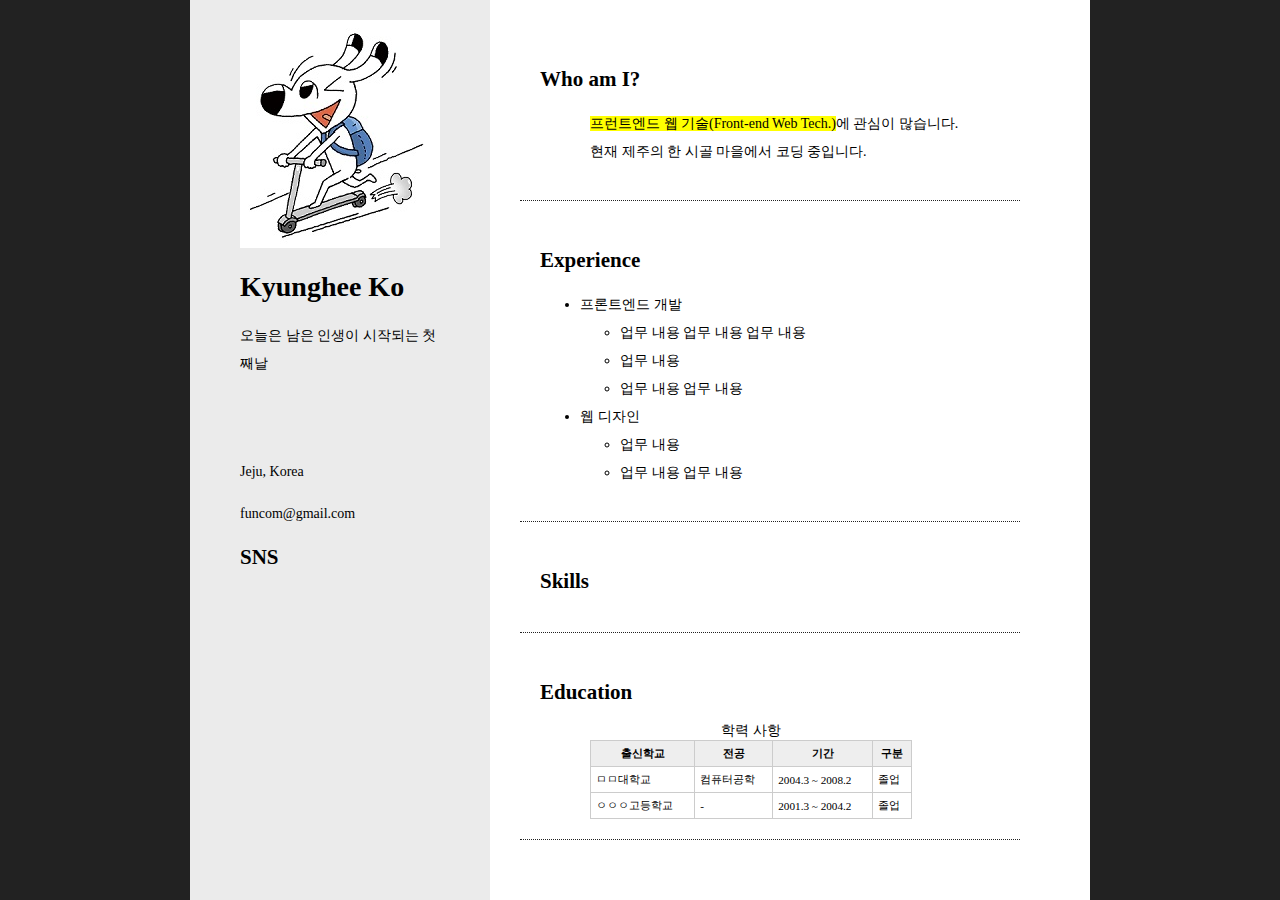
<file: 03/index.html>
<!doctype html>
<html lang="ko">
<head>
	<title>온라인 프로필</title>
	<meta charset="utf-8">
  <link rel="stylesheet" href="css/style.css">
  <style>
    table {
      width:70%;  /* 표의 너비 */
      border:1px solid #222; /* 1픽셀짜리 표 테두리 */
      border-collapse: collapse; /* 중복되는 표와 셀의 테두리를 한 줄로 표시 */
    }
    thead {
      background:#eee;  /* 제목 행의 배경 색 */
    }
    th, td {
      border:1px solid #ccc; /* 1픽셀짜리 셀 테두리 */
      padding:5px;  /* 셀 테두리와 셀 내용 사이의 여백(패딩) */
      font-size:0.8em;  /* 셀의 글자 크기 */
    }
  </style>
</head>

<body>
    <div id="container">
        <!-- 사이드바 -->
        <aside>
            <div id="namecard">
                <img src="images/pf.jpg" alt="">
                <h1>Kyunghee Ko</h1>    
                <p>오늘은 남은 인생이 시작되는 첫째날</p>
            </div>
            <div id="detail">
                <p>Jeju, Korea</p>
                <p>funcom@gmail.com</p>                                 
            </div>
            <div id="sns">
                <h2>SNS</h2>
  
            </div>           
        </aside>
        <div id="main">
            <!-- 자기 소개 -->
            <section>
                <h2 class="subtitle">Who am I?</h2>
                <p><mark>프런트엔드 웹 기술(Front-end Web Tech.)</mark>에 관심이 많습니다. <br>현재 제주의 한 시골 마을에서 코딩 중입니다.</p>
            </section>

            <!-- 경력 -->
            <section>
                <h2 class="subtitle">Experience</h2>
                <ul>
                    <li>프론트엔드 개발
                        <ul>
                            <li>업무 내용 업무 내용 업무 내용 </li>
                            <li>업무 내용 </li>
                            <li>업무 내용 업무 내용</li> 
                        </ul>
                    </li>
                    <li>웹 디자인
                        <ul>
                            <li>업무 내용 </li>
                            <li>업무 내용 업무 내용</li>
                        </ul>                        
                    </li>
                </ul>             
            </section>

            <!-- 숙련도 -->
            <section>
                <h2 class="subtitle">Skills</h2>

            </section>

            <!-- 학력 -->
            <section>
                <h2 class="subtitle">Education</h2>
                <table>
                  <caption>학력 사항</caption>
                  <thead>
                      <tr>
                          <th>출신학교</th>
                          <th>전공</th>
                          <th>기간</th>
                          <th>구분</th>
                      </tr>
                  </thead>
                  <tbody>
                      <tr>
                          <td>ㅁㅁ대학교</td>
                          <td>컴퓨터공학</td>
                          <td>2004.3 ~ 2008.2</td>
                          <td>졸업</td>
                      </tr>
                      <tr>
                          <td>ㅇㅇㅇ고등학교</td>
                          <td> - </td>
                          <td>2001.3 ~ 2004.2</td>
                          <td>졸업</td>
                      </tr>
                  </tbody>
                </table>
            </section>
        </div>        
    </div>
</body>
</html>
</file>
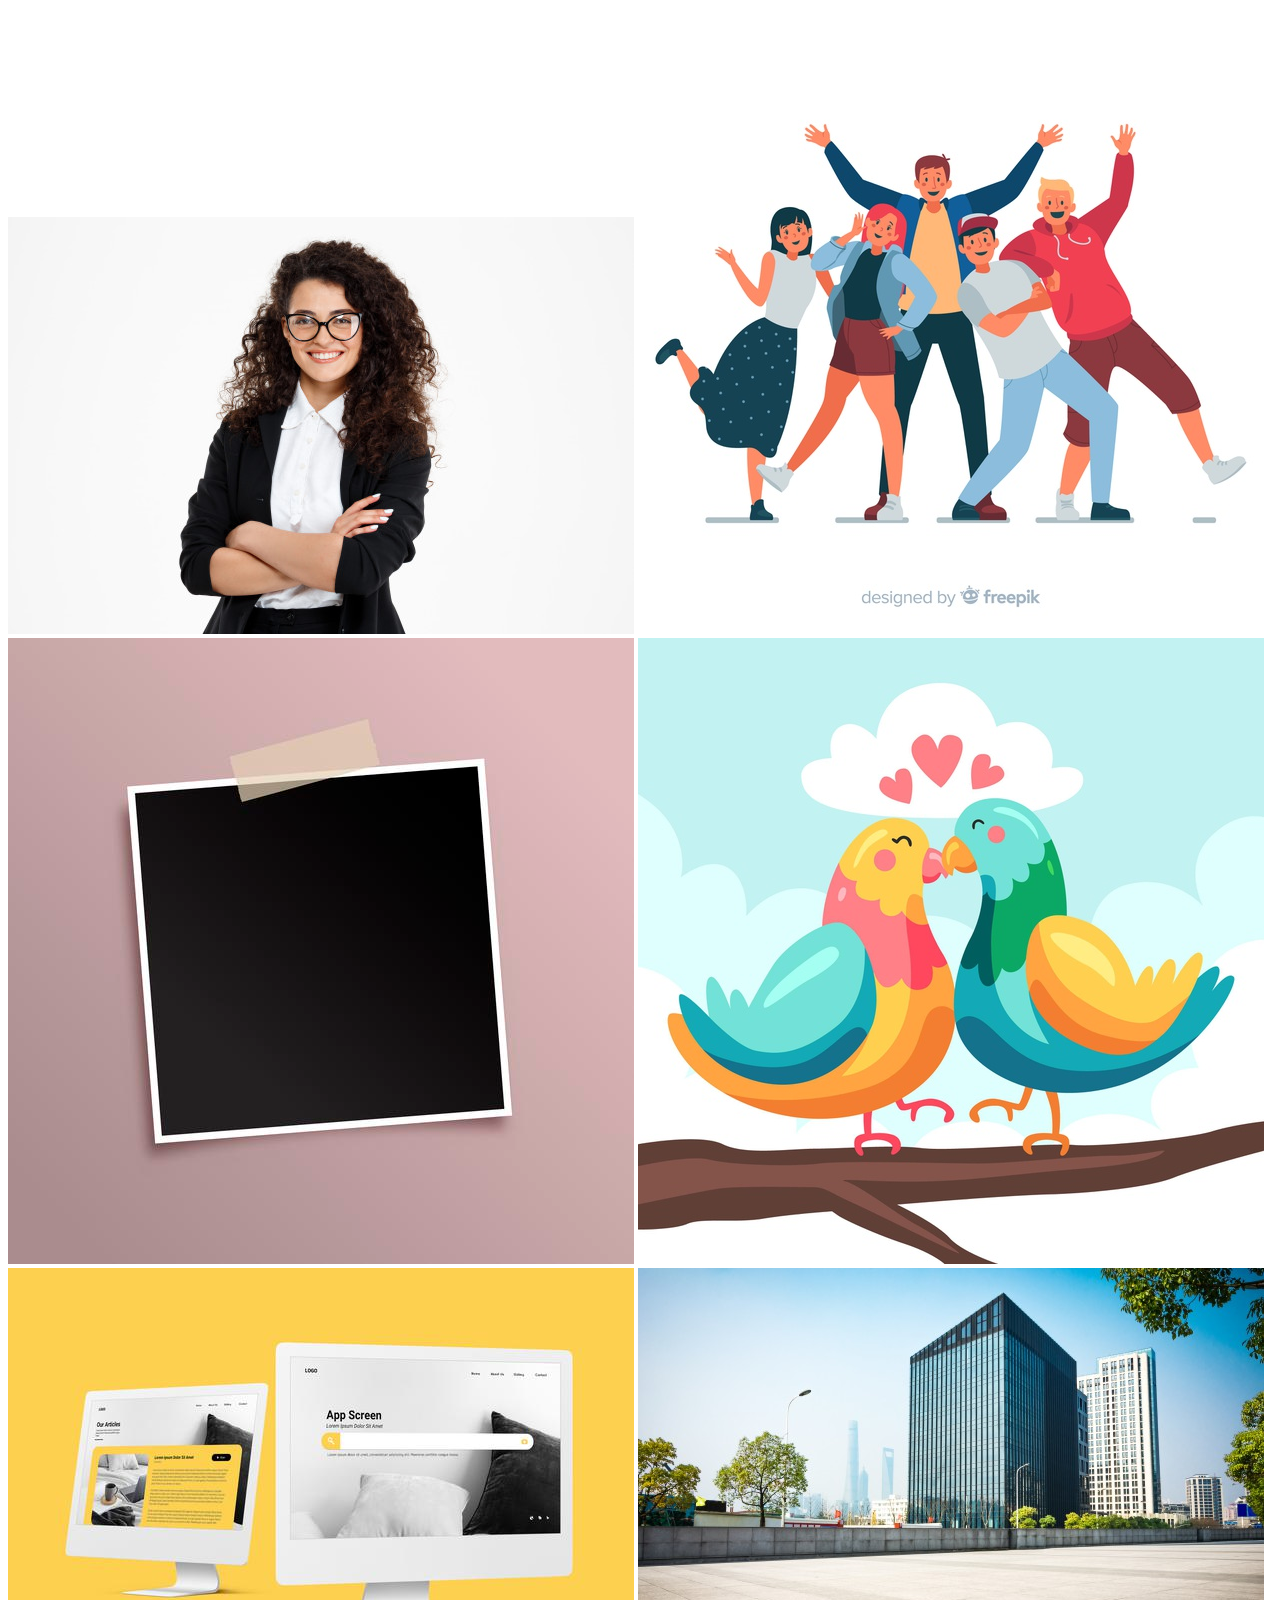
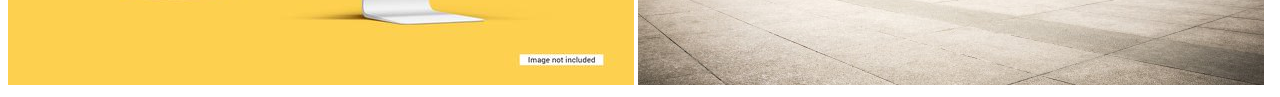
<file: path_test/path/web/img/index.html>
<!doctype html>
<html lang="ko">
<head>
	<meta charset="UTF-8">
	<title>Document</title>
</head>
<body>
	<img src="./img2.jpg" alt="">
	<img src="./people/img1.jpg" alt="">
	<img src="./people/picture/picture.jpg" alt="">
	<img src="../bird/img3.jpg" alt="">
	<img src="../img5.jpg" alt="">
	<img src="../../images/img4.jpg" alt="">
</body>
</html>
</file>
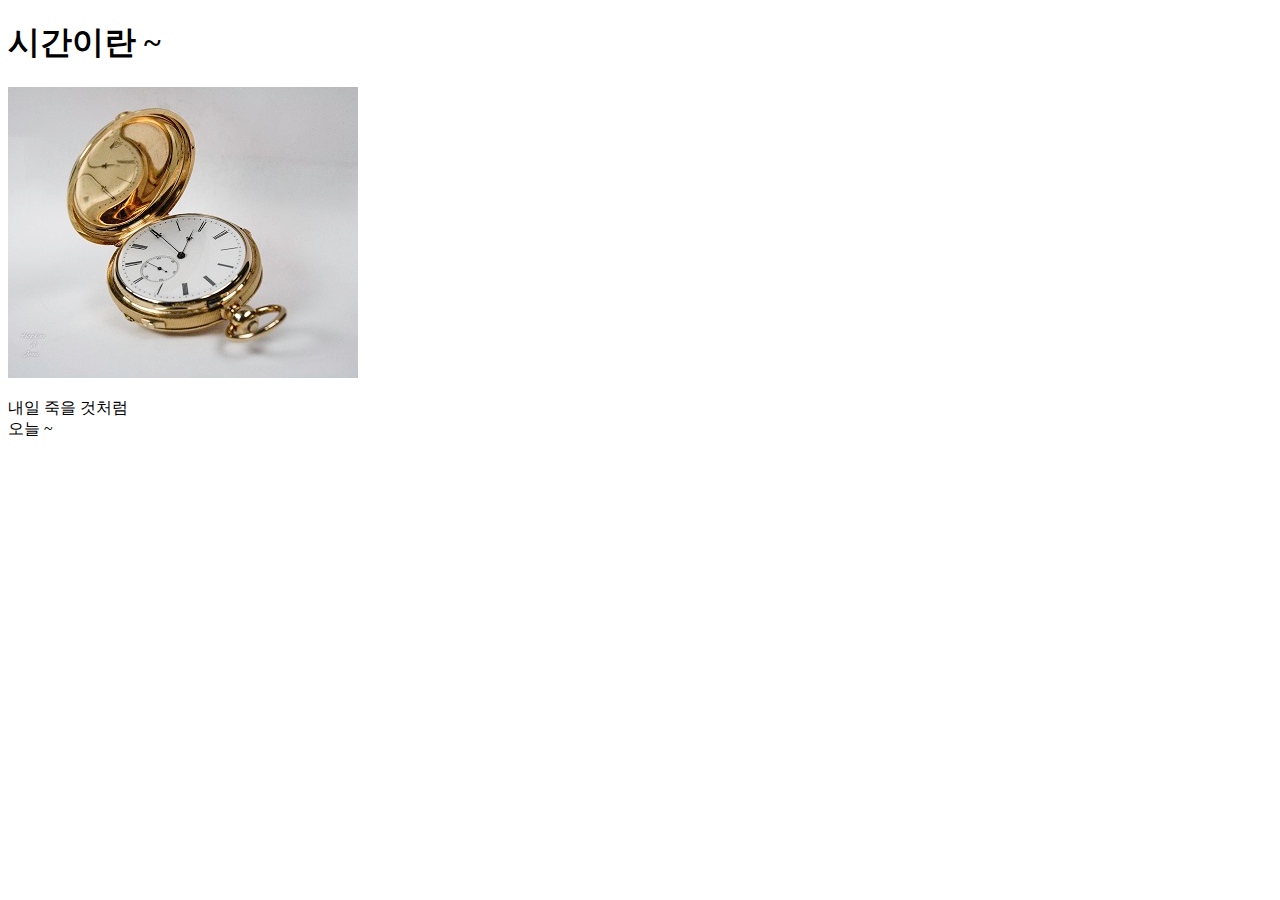
<file: 01/basic01-1.html>
<!doctype html>
<html lang="ko">
<head>
	<meta charset="UTF-8">
	<title>basic 한 번 더 연습</title>
</head>
<body>
	<h1>시간이란 ~</h1>
	<img src="./images/watch.jpg" alt="시계사진">
	<p>
		내일 죽을 것처럼 <br>
		오늘 ~ 
	</p>
</body>
</html>
</file>
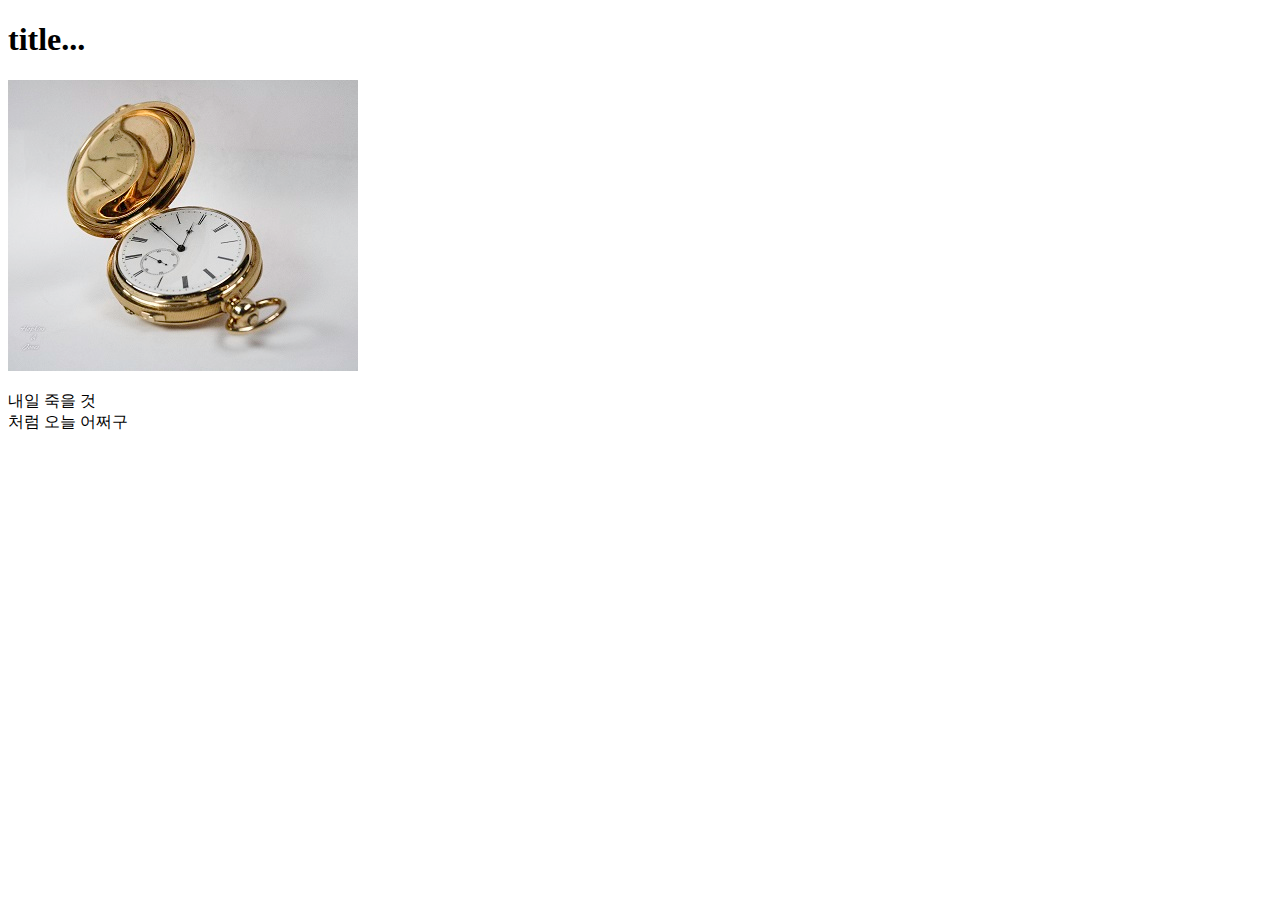
<file: 01/basic01.html>
<!DOCTYPE html> <!-- html 문서의 버전-->
<html lang="ko"> <!-- html 문서의 시작을 알림 -->
	<head>
		<!-- meta 단일태그: body의 정보를 브라우저에 전달 -->
		<meta charset="UTF-8"/>
		<!-- UTF-8: 전세계 언어가 다 들어있는 문자 세트 -->
		<title>처음 만드는 basic.html</title>
	</head>
	<body>
		<h1>title...</h1>
		<img src="images/watch.jpg"/>
		<p>내일 죽을 것<br>
		처럼 오늘 어쩌구
		</p>
	</body>
</html>
</file>
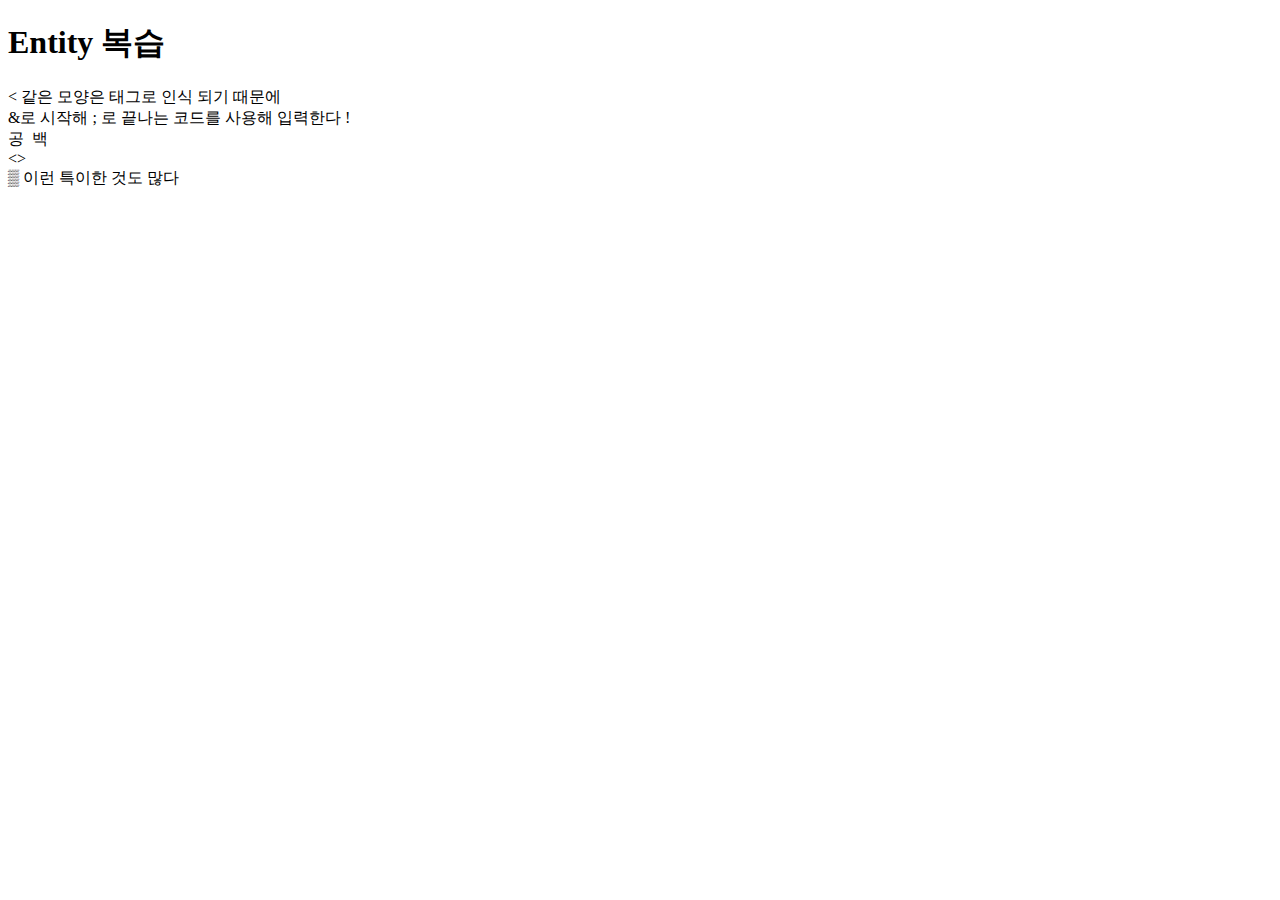
<file: 01/entity-1.html>
<!doctype html>
<html lang="ko">
<head>
	<meta charset="UTF-8">
	<title>Entity 복습</title>
</head>
<body>
	<h1>Entity 복습</h1>
	<p>
		&lt; 같은 모양은 태그로 인식 되기 때문에<br>
		&로 시작해 ; 로 끝나는 코드를 사용해 입력한다 ! <br>
		공&nbsp;&nbsp;백 <br>
		&lt;&gt; <br>
		&blk12; 이런 특이한 것도 많다
	</p>
</body>
</html>
</file>
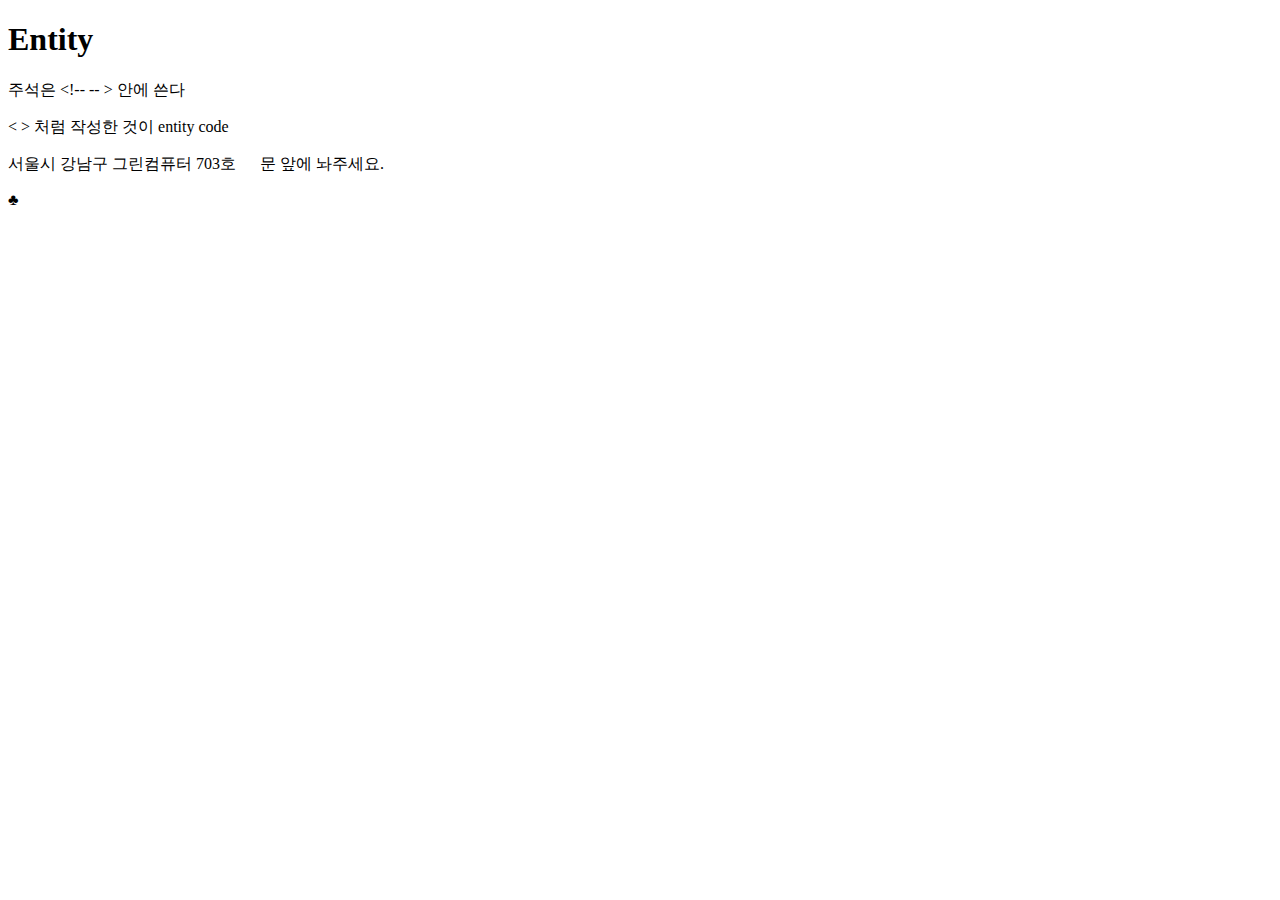
<file: 01/entity.html>
<!doctype html>
<html lang="ko">
<head>
	<meta charset="UTF-8">
	<title>Entity</title>
</head>
<body>
	<h1>Entity</h1>
	<p>주석은 &lt;!-- -- &gt; 안에 쓴다 </p>
	<p>&lt; &gt; 처럼 작성한 것이 entity code</p>
	<p>서울시 강남구 그린컴퓨터 703호 &nbsp;&nbsp;&nbsp;&nbsp; 문 앞에 놔주세요.</p>
	<p>&clubs;</p>
</body>
</html>
</file>
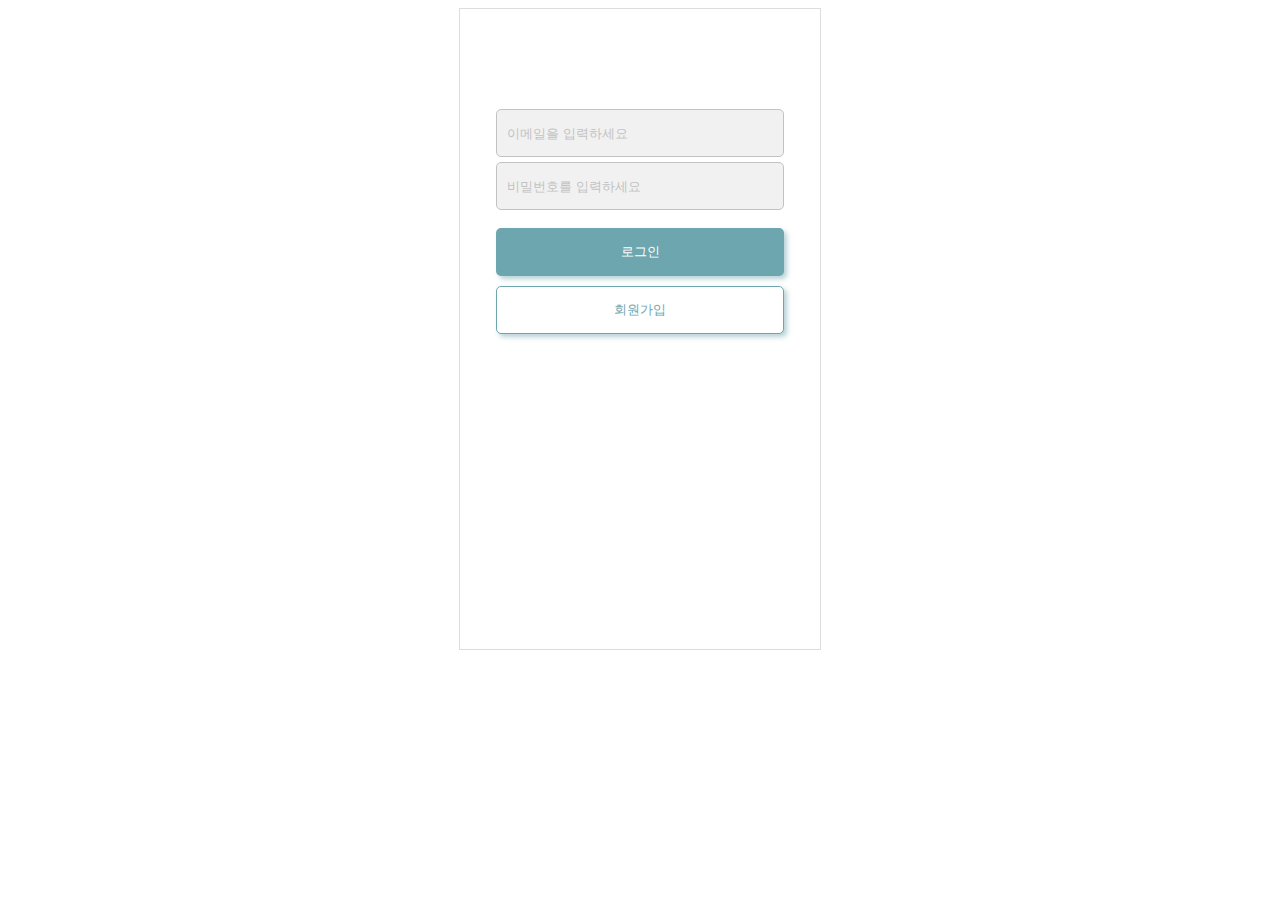
<file: 01/login.html>
<!DOCTYPE html>
<html lang="ko">
  <head>
    <meta charset="UTF-8">
    <meta http-equiv="X-UA-Compatible" content="IE=edge">
    <meta name="viewport" content="width=device-width, initial-scale=1.0">
    <title>email page example</title>
    <style>
      .screen {
        position: relative;
        left: 50%;
        transform: translateX(-50%);
        width: 360px;
        height: 640px;
        border: solid 1px #ddd;
      }
      .screen form {
        width: 80%;
        margin: 100px auto;
      }
      .mailbox,
      .pwbox {
        width: 100%;
        height: 48px;
        border: solid 1px #c2c2c2;
        border-radius: 5px;
        background: #f1f1f1;
        padding: 0;
        padding-left: 10px;
        box-sizing: border-box;
      }
      .mailbox {
        margin-bottom: 5px;
      }
      .mailbox::placeholder,
      .pwbox::placeholder {
        color: #c2c2c2;
      }
      .mailbox:focus,
      .pwbox:focus {
        outline: none;
      }
      .sendbox {
        width: 100%;
        height: 48px;
        background: #6da6ae;
        color: #fff;
        border: none;
        border-radius: 5px;
        margin: 0 auto;
        cursor: pointer;
        box-shadow: 3px 3px 5px rgba(109, 166, 174, 0.5);
        margin-top: 18px;
      }
      .signbox{
        width: 100%;
        height: 48px;
        background: #fff;
        color: #6da6ae;
        border: solid 1px #6da6ae;
        border-radius: 5px;
        margin: 0 auto;
        cursor: pointer;
        box-shadow: 3px 3px 5px rgba(109, 166, 174, 0.5);
        margin-top: 10px;

      }
    </style>
  </head>
  <body>
    <div class="screen">
      <form>
        <input type="email" class="mailbox" placeholder="이메일을 입력하세요">
        <input
          type="password"
          class="pwbox"
          placeholder="비밀번호를 입력하세요"
        >
        <button class="sendbox" onclick="logpop();">로그인</button>
        <button class="signbox" onclick="popup();">회원가입</button>
      </form>
    </div>

    <script>
      function logpop(){
        alert('로그인 하시겠습니까?');
      }
      function popup(){
        alert('회원가입 하시겠습니까?');
      }
    </script>
  </body>
</html>
</file>
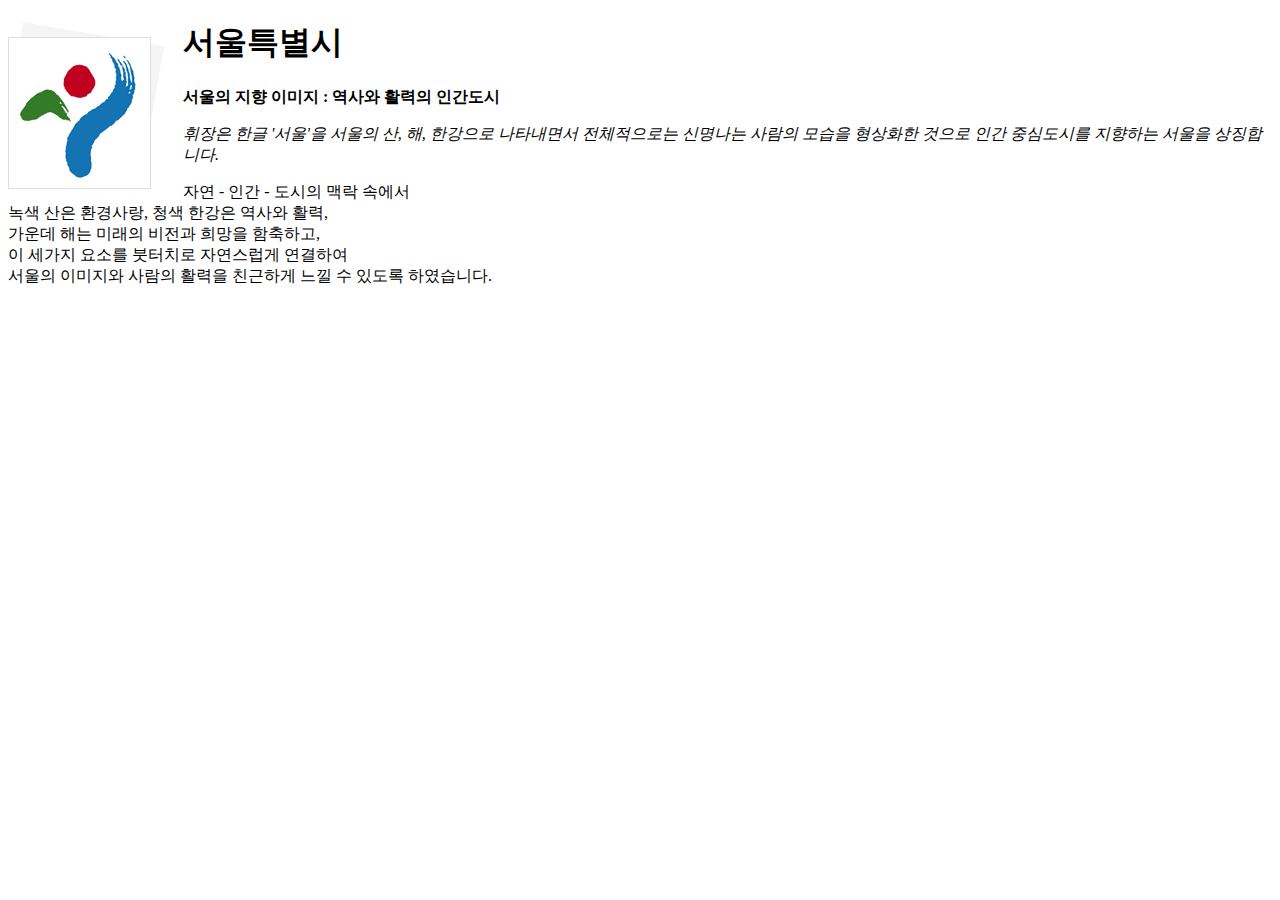
<file: 02/quiz-1.html>
﻿<!doctype html>
<html lang="ko">
<head>
	<meta charset="utf-8">
	<title>서울특별시</title>
</head>
<body>
	<div style="float:left; width:150px; margin-right:25px;">
		<img src="images/symbol.gif" alt="서울특별시 휘장">
	</div>
	<div>
		<h1>서울특별시</h1>
		<p><strong>서울의 지향 이미지 : 역사와 활력의 인간도시</strong></p>
		<i>휘장은 한글 '서울'을 서울의 산, 해, 한강으로 나타내면서 전체적으로는 신명나는 사람의 모습을 형상화한 것으로 인간 중심도시를 지향하는 서울을 상징합니다.</i>
		<p>자연 - 인간 - 도시의 맥락 속에서 <br> 녹색 산은 환경사랑, 청색 한강은 역사와 활력,<br> 가운데 해는 미래의 비전과 희망을 함축하고, <br>이 세가지 요소를 붓터치로 자연스럽게 연결하여 <br>서울의 이미지와 사람의 활력을 친근하게 느낄 수 있도록 하였습니다.</p>
		 
	</div>
</body>
</html>
</file>
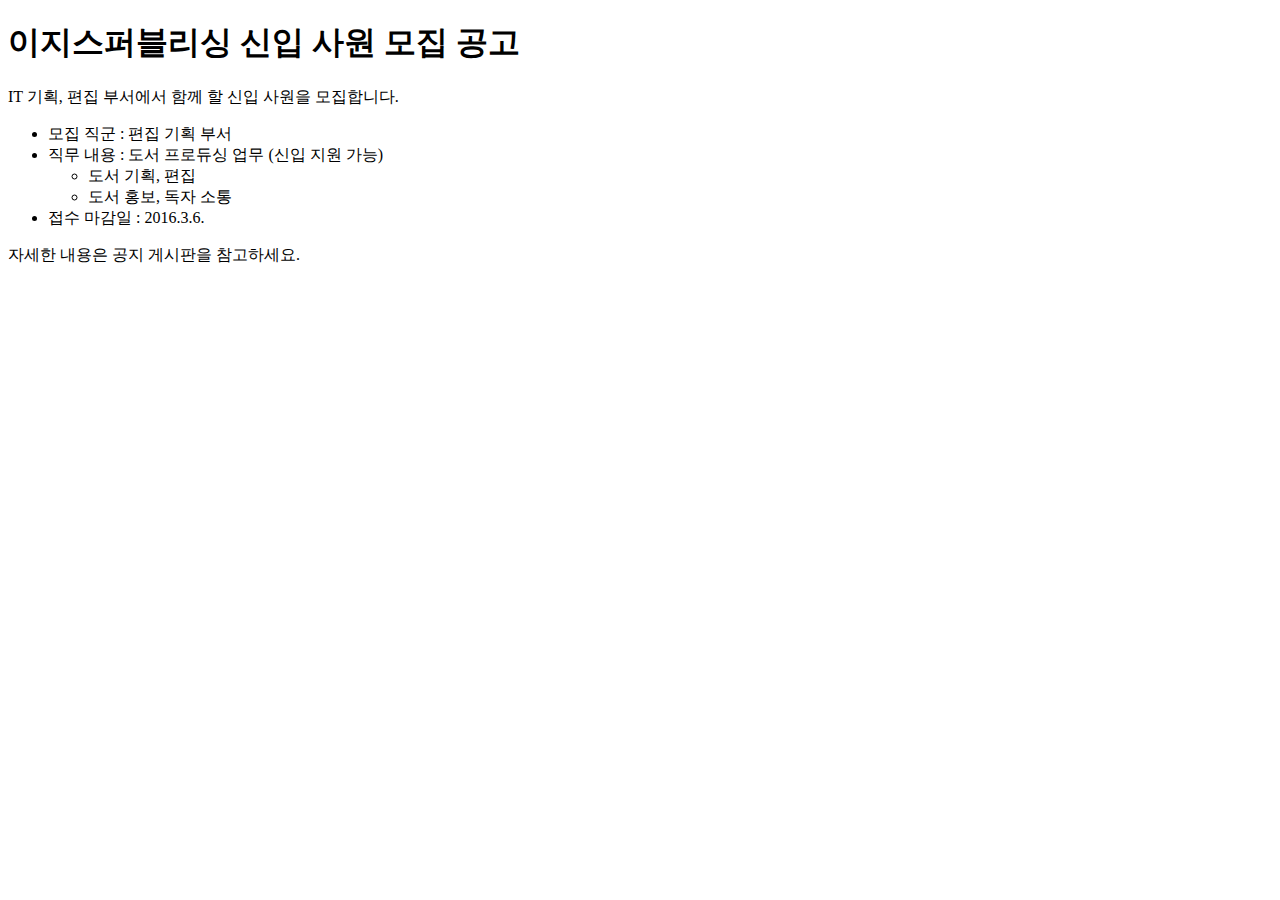
<file: 02/quiz-2.html>
﻿<!DOCTYPE html>
<html lang="en">
  <head>
    <meta charset="UTF-8">
  <meta http-equiv="X-UA-Compatible" content="IE=edge">
  <meta name="viewport" content="width=device-width, initial-scale=1.0">
  <title>Document</title>
</head>
<body>
  <h1>이지스퍼블리싱 신입 사원 모집 공고</h1>
  <p>IT 기획, 편집 부서에서 함께 할 신입 사원을 모집합니다.</p>
  <ul>
    <li>모집 직군 : 편집 기획 부서</li>
    <li>직무 내용 : 도서 프로듀싱 업무 (신입 지원 가능)
      <ul>
        <li>도서 기획, 편집</li>
        <li>도서 홍보, 독자 소통</li>
      </ul>
    </li>
    <li>접수 마감일 : 2016.3.6.</li>
  </ul>
  <p>자세한 내용은 공지 게시판을 참고하세요.</p>
</body>
</html>
</file>
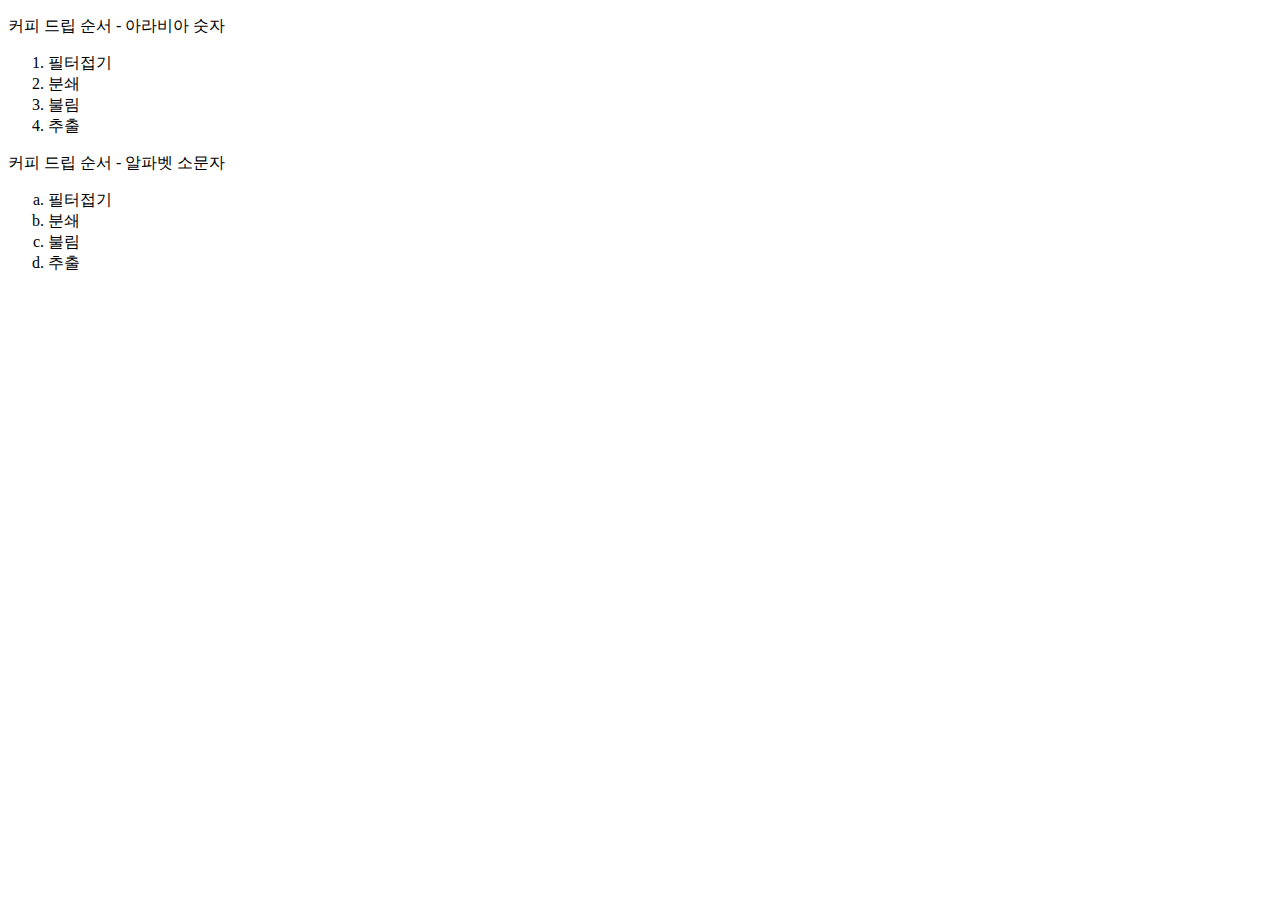
<file: 02/quiz-3.html>
﻿<!doctype html>
<html lang="ko">
<head>
	<meta charset="utf-8">
	<title>커피 드립 순서</title>
</head>
<body>
	<p>커피 드립 순서 - 아라비아 숫자</p>
	<ol>
		<li>필터접기</li>
		<li>분쇄</li>
		<li>불림</li>
		<li>추출</li>
	</ol>
	<p>커피 드립 순서 - 알파벳 소문자</p>
	<ol type="a">
		<li>필터접기</li>
		<li>분쇄</li>
		<li>불림</li>
		<li>추출</li>
	</ol>
</body>
</html>
</file>
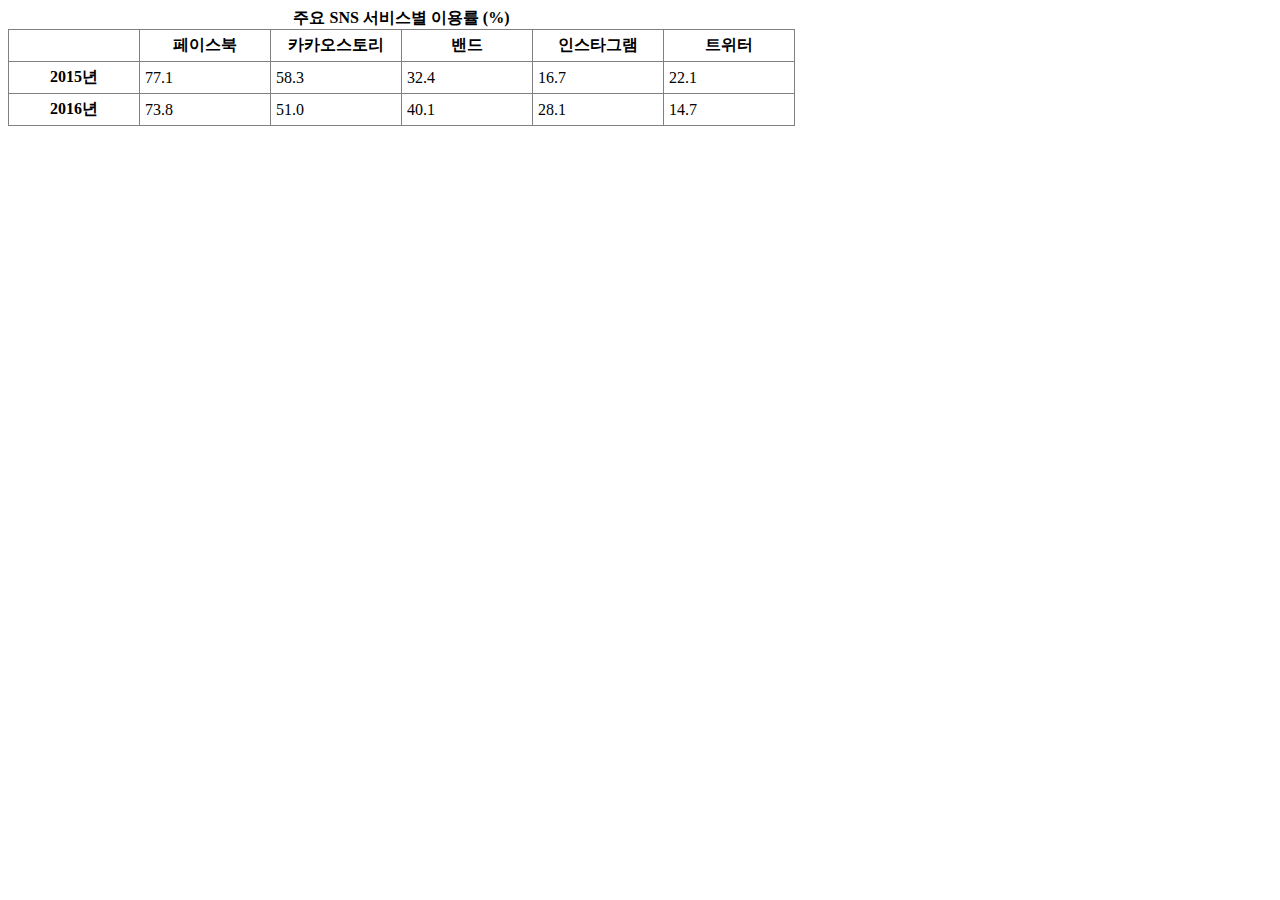
<file: 02/quiz-4.html>
﻿<!doctype html>
<html lang="ko">
<head>
	<meta charset="utf-8">
	<title>주요 SNS 서비스별 이용률</title>
	<style>
		table, th, td { 
			border:1px solid gray;  /* 표의 테두리 - 1px 회색 실선 */
			border-collapse:collapse;  /* 표 테두리와 셀 테두리 합치기 */
		}
		th, td {
			width:120px;  /* 셀 너비 */
			padding:5px;  /* 셀 패딩(테두리와 내용 사이의 여백) */
		}
	</style>
</head>
<body>
	<table>
		<caption>
			<strong>주요 SNS 서비스별 이용률 (%)</strong>
		</caption>
		<tr>
			<th></th>
			<th>페이스북</th>
			<th>카카오스토리</th>
			<th>밴드</th>
			<th>인스타그램</th>
			<th>트위터</th>
		</tr>
		<tr>
			<th>2015년</th>
			<td>77.1</td>
			<td>58.3</td>
			<td>32.4</td>
			<td>16.7</td>
			<td>22.1</td>
		</tr>
		<tr>
			<th>2016년</th>
			<td>73.8</td>
			<td>51.0</td>
			<td>40.1</td>
			<td>28.1</td>
			<td>14.7</td>
		</tr>
	</table>
</body>
</html>
</file>
<file: 03/css/style.css>
table {
      width:70%;  /* 표의 너비 */
      border:1px solid #222; /* 1픽셀짜리 표 테두리 */
      border-collapse: collapse; /* 중복되는 표와 셀의 테두리를 한 줄로 표시 */
    }
thead {
      background:#eee;  /* 제목 행의 배경 색 */
    }
th, td {
      border:1px solid #ccc; /* 1픽셀짜리 셀 테두리 */
      padding:5px;  /* 셀 테두리와 셀 내용 사이의 여백(패딩) */
      font-size:0.8em;  /* 셀의 글자 크기 */
    }
	
/* 전체 선택자 */
*{
	box-sizing:border-box;

}
body{
	background:#222;
	margin: 0px ;
	font-size: 14px
}
li,p{
	line-height:28px;
}
#container{
	width:900px;
	height:100%;
	background:#fff;
	position:absolute;
	left: 50%;
	margin-left:-450px;
}
aside{
	width:300px;
	height:100%;
	float:left;
	background:rgba(216,216,216,0.5);
	padding:20px 50px;
}
#main{
	width:600px;
	height:100%;
	padding:20px;
	float:right;
}
section{
	width:500px;
	padding:20px;
	margin:10px;
	border-bottom:dotted 1px #222;
}
section > p, section > table {
	margin-left:50px;
}
#namecard{
	margin-bottom:80px;
}
</file>
